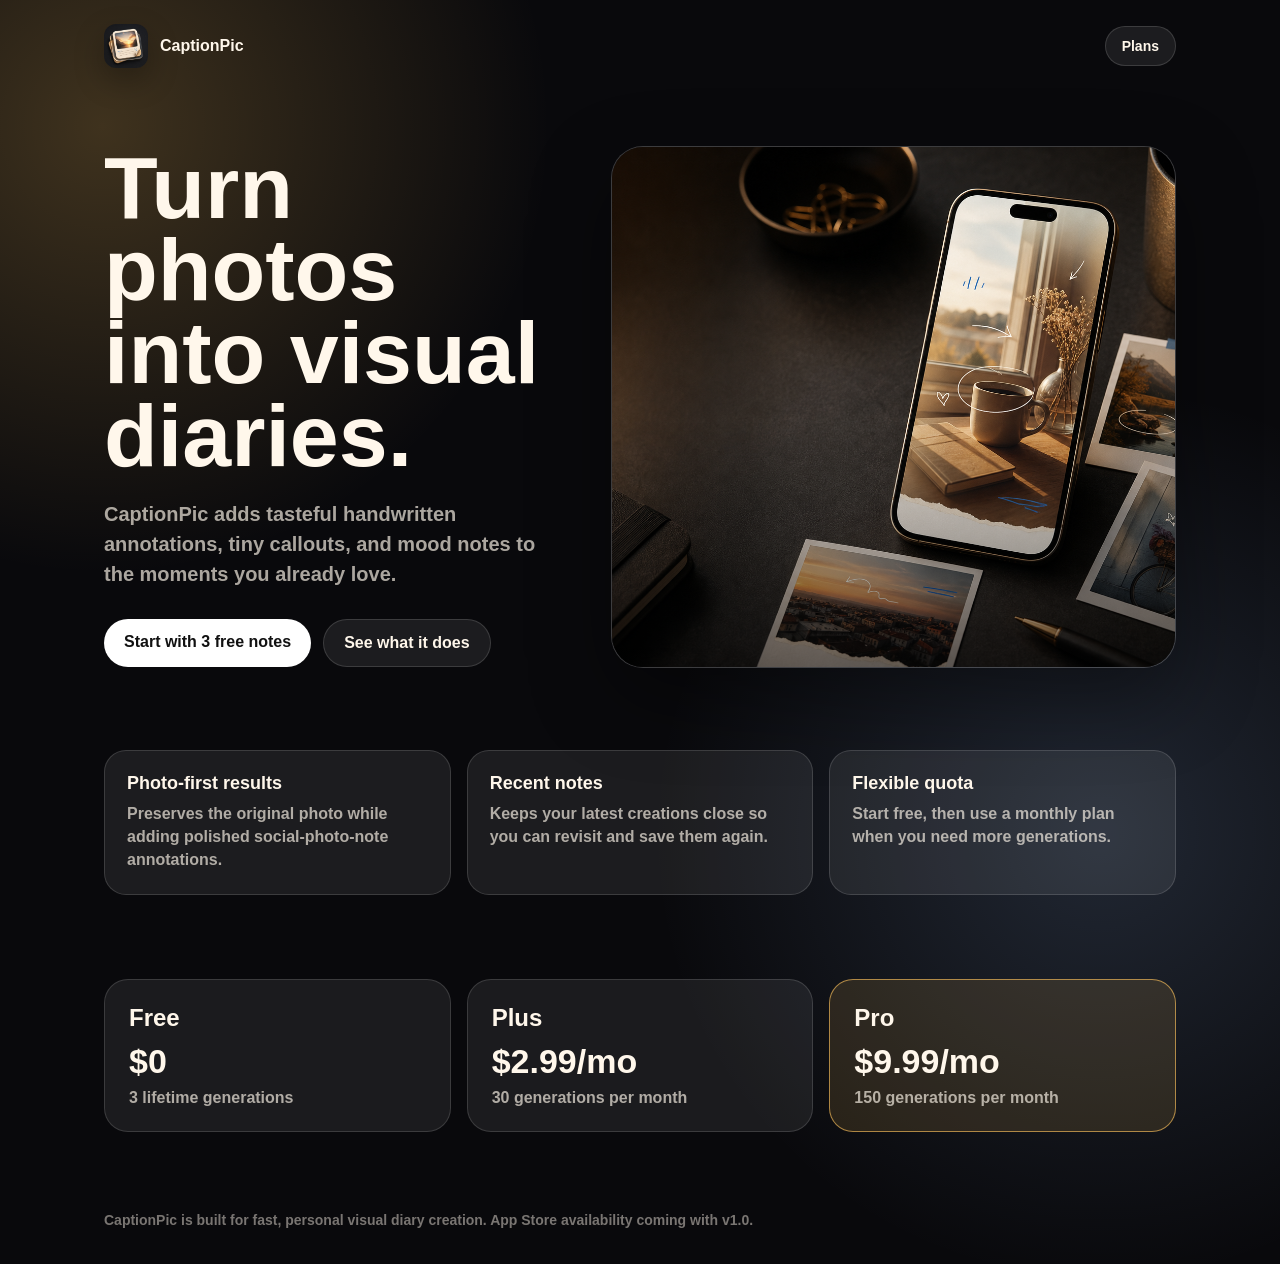
<file: CaptionPic/index.html>
<!doctype html>
<html lang="en">
<head>
  <meta charset="utf-8">
  <meta name="viewport" content="width=device-width, initial-scale=1">
  <title>CaptionPic - Turn photos into visual diaries</title>
  <meta name="description" content="CaptionPic turns ordinary photos into beautiful annotated visual diary images with tasteful handwritten-style notes.">
  <style>
    :root {
      color-scheme: dark;
      --bg: #09090c;
      --panel: rgba(255, 255, 255, 0.08);
      --line: rgba(255, 255, 255, 0.14);
      --text: #fff7eb;
      --muted: rgba(255, 247, 235, 0.66);
      --gold: #ffc45d;
      --blue: #9ec5ff;
    }

    * { box-sizing: border-box; }

    body {
      margin: 0;
      font-family: ui-rounded, "SF Pro Rounded", "Inter", -apple-system, BlinkMacSystemFont, "Segoe UI", sans-serif;
      background:
        radial-gradient(circle at 8% 10%, rgba(255, 196, 93, 0.22), transparent 28rem),
        radial-gradient(circle at 86% 66%, rgba(158, 197, 255, 0.16), transparent 28rem),
        var(--bg);
      color: var(--text);
    }

    a { color: inherit; text-decoration: none; }

    .nav {
      display: flex;
      align-items: center;
      justify-content: space-between;
      max-width: 1120px;
      margin: 0 auto;
      padding: 24px;
    }

    .brand {
      display: flex;
      gap: 12px;
      align-items: center;
      font-weight: 800;
      letter-spacing: 0;
    }

    .brand img {
      width: 44px;
      height: 44px;
      border-radius: 12px;
      box-shadow: 0 12px 30px rgba(0, 0, 0, 0.28);
    }

    .pill {
      padding: 11px 16px;
      border: 1px solid var(--line);
      background: rgba(255, 255, 255, 0.08);
      border-radius: 999px;
      font-size: 14px;
      font-weight: 700;
    }

    .hero {
      max-width: 1120px;
      margin: 0 auto;
      padding: 54px 24px 82px;
      display: grid;
      grid-template-columns: minmax(0, 0.9fr) minmax(320px, 1.1fr);
      align-items: center;
      gap: 44px;
    }

    h1 {
      margin: 0;
      font-size: clamp(48px, 8vw, 88px);
      line-height: 0.94;
      letter-spacing: 0;
    }

    .lead {
      margin: 22px 0 0;
      max-width: 560px;
      color: var(--muted);
      font-size: 20px;
      line-height: 1.5;
      font-weight: 600;
    }

    .cta-row {
      display: flex;
      flex-wrap: wrap;
      gap: 12px;
      margin-top: 30px;
    }

    .primary {
      color: #111;
      background: #fff;
      border-radius: 999px;
      padding: 14px 20px;
      font-weight: 850;
    }

    .secondary {
      color: var(--text);
      border: 1px solid var(--line);
      background: rgba(255, 255, 255, 0.08);
      border-radius: 999px;
      padding: 14px 20px;
      font-weight: 800;
    }

    .hero-card {
      position: relative;
      min-height: 520px;
      border-radius: 32px;
      overflow: hidden;
      border: 1px solid var(--line);
      background: var(--panel);
      box-shadow: 0 30px 80px rgba(0, 0, 0, 0.38);
    }

    .hero-card img {
      width: 100%;
      height: 100%;
      min-height: 520px;
      object-fit: cover;
      display: block;
    }

    .hero-card::after {
      content: "";
      position: absolute;
      inset: 0;
      background: linear-gradient(180deg, transparent 52%, rgba(0, 0, 0, 0.54));
      pointer-events: none;
    }

    .features {
      max-width: 1120px;
      margin: 0 auto;
      padding: 0 24px 84px;
      display: grid;
      grid-template-columns: repeat(3, 1fr);
      gap: 16px;
    }

    .feature {
      padding: 22px;
      border: 1px solid var(--line);
      border-radius: 22px;
      background: var(--panel);
    }

    .feature strong {
      display: block;
      font-size: 18px;
      margin-bottom: 8px;
    }

    .feature span {
      color: var(--muted);
      font-weight: 600;
      line-height: 1.45;
    }

    .pricing {
      max-width: 1120px;
      margin: 0 auto 80px;
      padding: 0 24px;
      display: grid;
      grid-template-columns: repeat(3, 1fr);
      gap: 16px;
    }

    .plan {
      border: 1px solid var(--line);
      border-radius: 24px;
      padding: 24px;
      background: rgba(255, 255, 255, 0.075);
    }

    .plan.pro {
      border-color: rgba(255, 196, 93, 0.62);
      background: rgba(255, 196, 93, 0.12);
    }

    .plan h2 {
      margin: 0;
      font-size: 24px;
    }

    .price {
      margin-top: 10px;
      font-size: 34px;
      font-weight: 900;
    }

    .quota {
      color: var(--muted);
      font-weight: 700;
      margin-top: 8px;
    }

    footer {
      max-width: 1120px;
      margin: 0 auto;
      padding: 0 24px 36px;
      color: rgba(255, 247, 235, 0.46);
      font-size: 14px;
      font-weight: 650;
    }

    @media (max-width: 820px) {
      .hero { grid-template-columns: 1fr; padding-top: 34px; }
      .hero-card, .hero-card img { min-height: 390px; }
      .features, .pricing { grid-template-columns: 1fr; }
    }
  </style>
</head>
<body>
  <nav class="nav">
    <a class="brand" href="#">
      <img src="assets/photo-notes-app-icon-master.png" alt="CaptionPic app icon">
      <span>CaptionPic</span>
    </a>
    <a class="pill" href="#pricing">Plans</a>
  </nav>

  <main class="hero">
    <section>
      <h1>Turn photos into visual diaries.</h1>
      <p class="lead">CaptionPic adds tasteful handwritten annotations, tiny callouts, and mood notes to the moments you already love.</p>
      <div class="cta-row">
        <a class="primary" href="#pricing">Start with 3 free notes</a>
        <a class="secondary" href="#features">See what it does</a>
      </div>
    </section>
    <section class="hero-card" aria-label="CaptionPic preview">
      <img src="assets/photo-notes-hero.png" alt="CaptionPic app preview on a phone">
    </section>
  </main>

  <section id="features" class="features">
    <div class="feature"><strong>Photo-first results</strong><span>Preserves the original photo while adding polished social-photo-note annotations.</span></div>
    <div class="feature"><strong>Recent notes</strong><span>Keeps your latest creations close so you can revisit and save them again.</span></div>
    <div class="feature"><strong>Flexible quota</strong><span>Start free, then use a monthly plan when you need more generations.</span></div>
  </section>

  <section id="pricing" class="pricing">
    <div class="plan">
      <h2>Free</h2>
      <div class="price">$0</div>
      <div class="quota">3 lifetime generations</div>
    </div>
    <div class="plan">
      <h2>Plus</h2>
      <div class="price">$2.99/mo</div>
      <div class="quota">30 generations per month</div>
    </div>
    <div class="plan pro">
      <h2>Pro</h2>
      <div class="price">$9.99/mo</div>
      <div class="quota">150 generations per month</div>
    </div>
  </section>

  <footer>CaptionPic is built for fast, personal visual diary creation. App Store availability coming with v1.0.</footer>
</body>
</html>
</file>
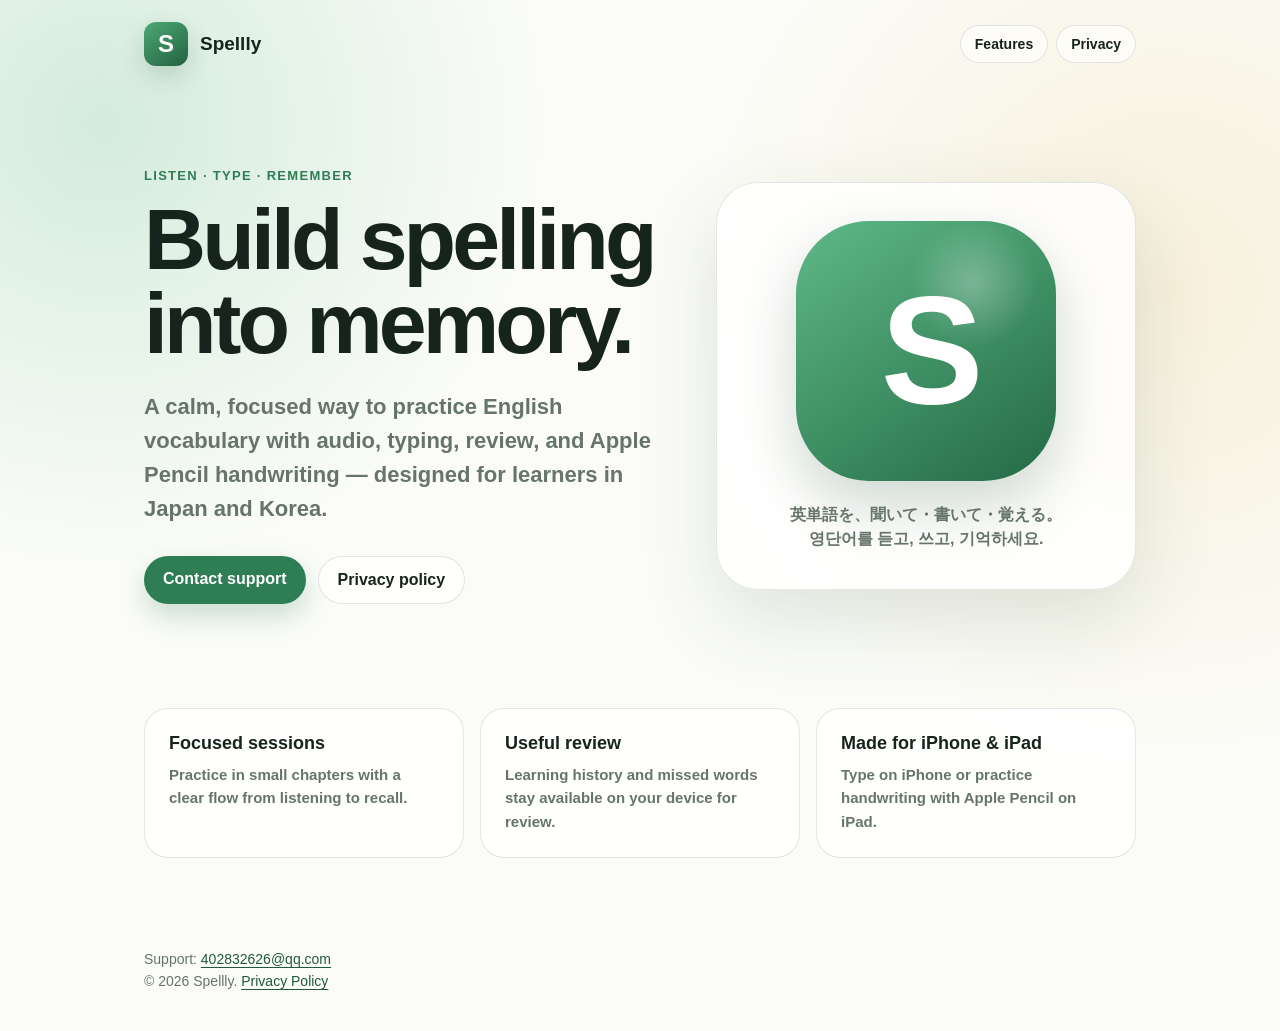
<file: Spellly/index.html>
<!doctype html>
<html lang="en">
<head>
  <meta charset="utf-8">
  <meta name="viewport" content="width=device-width, initial-scale=1">
  <title>Spellly — English spelling practice</title>
  <meta name="description" content="Spellly is a focused English spelling practice app for Japanese and Korean learners.">
  <link rel="stylesheet" href="styles.css">
</head>
<body>
  <nav class="nav">
    <a class="brand" href="index.html">
      <span class="brand-mark" aria-hidden="true">S</span>
      <span>Spellly</span>
    </a>
    <div class="nav-links">
      <a href="#features">Features</a>
      <a href="privacy.html">Privacy</a>
    </div>
  </nav>

  <main class="hero">
    <section>
      <div class="eyebrow">Listen · Type · Remember</div>
      <h1>Build spelling into memory.</h1>
      <p class="lead">A calm, focused way to practice English vocabulary with audio, typing, review, and Apple Pencil handwriting — designed for learners in Japan and Korea.</p>
      <div class="actions">
        <a class="button primary" href="mailto:402832626@qq.com?subject=Spellly%20Support">Contact support</a>
        <a class="button secondary" href="privacy.html">Privacy policy</a>
      </div>
    </section>

    <section class="app-card" aria-label="Spellly app">
      <div class="app-icon" aria-label="Spellly app icon">S</div>
      <p>英単語を、聞いて・書いて・覚える。<br>영단어를 듣고, 쓰고, 기억하세요.</p>
    </section>
  </main>

  <section class="features" id="features">
    <div class="feature">
      <strong>Focused sessions</strong>
      <span>Practice in small chapters with a clear flow from listening to recall.</span>
    </div>
    <div class="feature">
      <strong>Useful review</strong>
      <span>Learning history and missed words stay available on your device for review.</span>
    </div>
    <div class="feature">
      <strong>Made for iPhone &amp; iPad</strong>
      <span>Type on iPhone or practice handwriting with Apple Pencil on iPad.</span>
    </div>
  </section>

  <footer>
    <div>Support: <a href="mailto:402832626@qq.com">402832626@qq.com</a></div>
    <div>© 2026 Spellly. <a href="privacy.html">Privacy Policy</a></div>
  </footer>
</body>
</html>
</file>
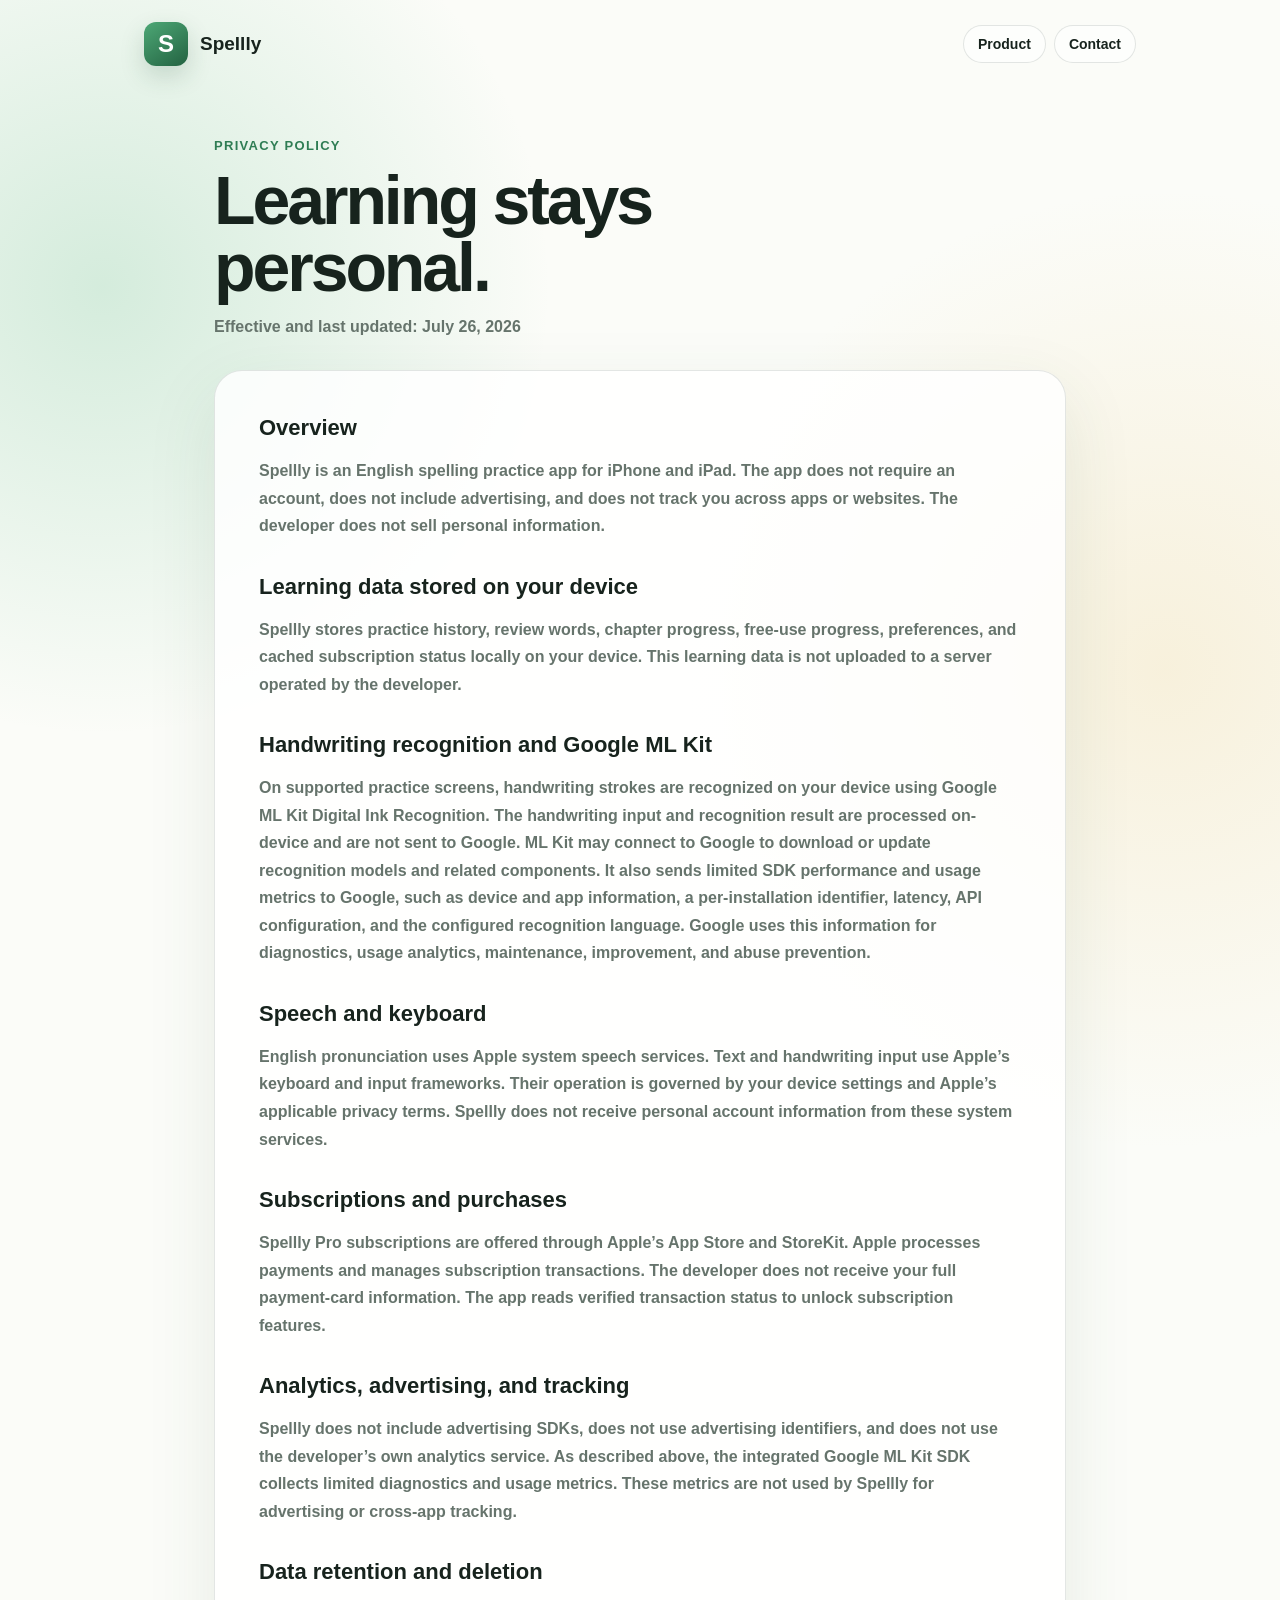
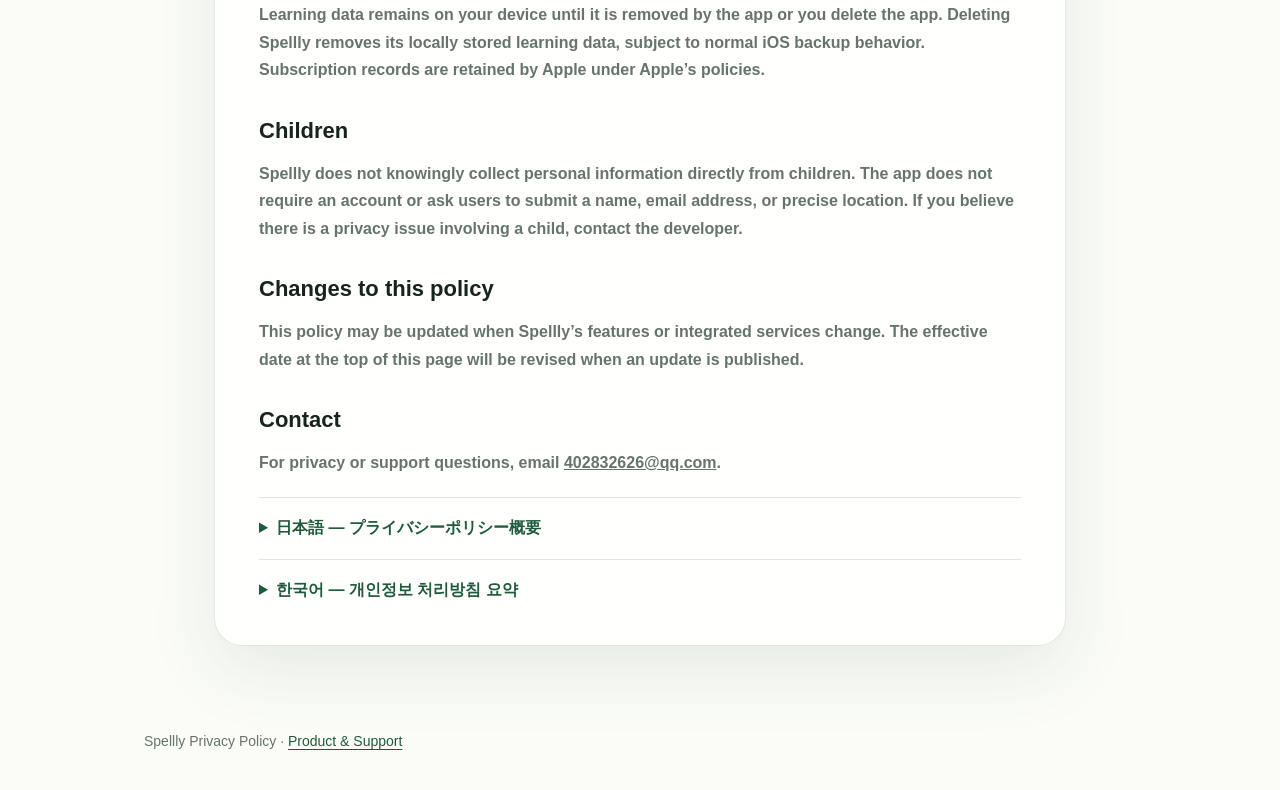
<file: Spellly/privacy.html>
<!doctype html>
<html lang="en">
<head>
  <meta charset="utf-8">
  <meta name="viewport" content="width=device-width, initial-scale=1">
  <title>Spellly Privacy Policy</title>
  <meta name="description" content="Privacy Policy for Spellly, an English spelling practice app for iPhone and iPad.">
  <link rel="stylesheet" href="styles.css">
</head>
<body>
  <nav class="nav">
    <a class="brand" href="index.html">
      <span class="brand-mark" aria-hidden="true">S</span>
      <span>Spellly</span>
    </a>
    <div class="nav-links">
      <a href="index.html">Product</a>
      <a href="mailto:402832626@qq.com?subject=Spellly%20Privacy">Contact</a>
    </div>
  </nav>

  <main class="document">
    <div class="eyebrow">Privacy Policy</div>
    <h1>Learning stays personal.</h1>
    <p class="updated">Effective and last updated: July 26, 2026</p>

    <section class="policy">
      <h2>Overview</h2>
      <p>Spellly is an English spelling practice app for iPhone and iPad. The app does not require an account, does not include advertising, and does not track you across apps or websites. The developer does not sell personal information.</p>

      <h2>Learning data stored on your device</h2>
      <p>Spellly stores practice history, review words, chapter progress, free-use progress, preferences, and cached subscription status locally on your device. This learning data is not uploaded to a server operated by the developer.</p>

      <h2>Handwriting recognition and Google ML Kit</h2>
      <p>On supported practice screens, handwriting strokes are recognized on your device using Google ML Kit Digital Ink Recognition. The handwriting input and recognition result are processed on-device and are not sent to Google. ML Kit may connect to Google to download or update recognition models and related components. It also sends limited SDK performance and usage metrics to Google, such as device and app information, a per-installation identifier, latency, API configuration, and the configured recognition language. Google uses this information for diagnostics, usage analytics, maintenance, improvement, and abuse prevention.</p>

      <h2>Speech and keyboard</h2>
      <p>English pronunciation uses Apple system speech services. Text and handwriting input use Apple’s keyboard and input frameworks. Their operation is governed by your device settings and Apple’s applicable privacy terms. Spellly does not receive personal account information from these system services.</p>

      <h2>Subscriptions and purchases</h2>
      <p>Spellly Pro subscriptions are offered through Apple’s App Store and StoreKit. Apple processes payments and manages subscription transactions. The developer does not receive your full payment-card information. The app reads verified transaction status to unlock subscription features.</p>

      <h2>Analytics, advertising, and tracking</h2>
      <p>Spellly does not include advertising SDKs, does not use advertising identifiers, and does not use the developer’s own analytics service. As described above, the integrated Google ML Kit SDK collects limited diagnostics and usage metrics. These metrics are not used by Spellly for advertising or cross-app tracking.</p>

      <h2>Data retention and deletion</h2>
      <p>Learning data remains on your device until it is removed by the app or you delete the app. Deleting Spellly removes its locally stored learning data, subject to normal iOS backup behavior. Subscription records are retained by Apple under Apple’s policies.</p>

      <h2>Children</h2>
      <p>Spellly does not knowingly collect personal information directly from children. The app does not require an account or ask users to submit a name, email address, or precise location. If you believe there is a privacy issue involving a child, contact the developer.</p>

      <h2>Changes to this policy</h2>
      <p>This policy may be updated when Spellly’s features or integrated services change. The effective date at the top of this page will be revised when an update is published.</p>

      <h2>Contact</h2>
      <p>For privacy or support questions, email <a href="mailto:402832626@qq.com">402832626@qq.com</a>.</p>

      <details class="language">
        <summary>日本語 — プライバシーポリシー概要</summary>
        <p>Spelllyはアカウントを必要とせず、広告やApp・Webサイトをまたぐトラッキングを行いません。学習履歴、復習単語、章の進捗、設定などは端末内に保存され、開発者のサーバーには送信されません。</p>
        <p>手書き入力はGoogle ML Kit Digital Ink Recognitionを使用して端末上で認識されます。手書きデータと認識結果はGoogleへ送信されません。ML Kitは認識モデルのダウンロードや更新のためにGoogleへ接続し、診断・利用状況分析のため、端末・App情報、インストール単位の識別子、処理時間、API設定、認識言語などの限定的な指標をGoogleへ送信する場合があります。</p>
        <p>サブスクリプションの購入と管理はAppleのApp StoreおよびStoreKitを通じて行われます。削除をご希望の場合はAppを削除してください。お問い合わせ先：<a href="mailto:402832626@qq.com">402832626@qq.com</a></p>
      </details>

      <details class="language">
        <summary>한국어 — 개인정보 처리방침 요약</summary>
        <p>Spellly는 계정이 필요하지 않으며 광고 또는 앱과 웹사이트 간 추적을 하지 않습니다. 학습 기록, 복습 단어, 챕터 진도, 설정 등은 기기에 저장되며 개발자 서버로 전송되지 않습니다.</p>
        <p>필기 입력은 Google ML Kit Digital Ink Recognition을 사용하여 기기에서 인식됩니다. 필기 데이터와 인식 결과는 Google로 전송되지 않습니다. ML Kit은 인식 모델 다운로드 및 업데이트를 위해 Google에 연결하며, 진단과 사용 분석을 위해 기기·앱 정보, 설치 단위 식별자, 처리 시간, API 구성, 인식 언어 등 제한적인 지표를 Google에 전송할 수 있습니다.</p>
        <p>구독 구매 및 관리는 Apple App Store와 StoreKit을 통해 처리됩니다. 로컬 학습 데이터를 삭제하려면 앱을 삭제하세요. 문의: <a href="mailto:402832626@qq.com">402832626@qq.com</a></p>
      </details>
    </section>
  </main>

  <footer>
    Spellly Privacy Policy · <a href="index.html">Product &amp; Support</a>
  </footer>
</body>
</html>
</file>
<file: Spellly/styles.css>
:root {
  color-scheme: light;
  --ink: #17231d;
  --muted: #66746c;
  --paper: #fbfcf8;
  --panel: rgba(255, 255, 255, 0.82);
  --line: rgba(28, 55, 41, 0.12);
  --green: #2f7d54;
  --green-dark: #205a3b;
  --mint: #dff2e7;
  --cream: #f5eddb;
}

* { box-sizing: border-box; }

html { scroll-behavior: smooth; }

body {
  margin: 0;
  font-family: -apple-system, BlinkMacSystemFont, "SF Pro Display", "Hiragino Sans",
    "Yu Gothic", "Apple SD Gothic Neo", "Noto Sans KR", "Segoe UI", sans-serif;
  color: var(--ink);
  background:
    radial-gradient(circle at 8% 12%, rgba(112, 194, 148, 0.28), transparent 28rem),
    radial-gradient(circle at 91% 28%, rgba(238, 211, 147, 0.28), transparent 30rem),
    var(--paper);
}

a { color: inherit; }

.nav {
  max-width: 1040px;
  margin: 0 auto;
  padding: 22px 24px;
  display: flex;
  justify-content: space-between;
  align-items: center;
  gap: 18px;
}

.brand {
  display: flex;
  align-items: center;
  gap: 12px;
  color: inherit;
  text-decoration: none;
  font-size: 19px;
  font-weight: 800;
}

.brand-mark {
  display: grid;
  place-items: center;
  width: 44px;
  height: 44px;
  border-radius: 12px;
  color: white;
  background: linear-gradient(145deg, #4da876, #236241);
  font-size: 24px;
  font-weight: 900;
  box-shadow: 0 10px 24px rgba(34, 82, 56, 0.18);
}

.nav-links {
  display: flex;
  align-items: center;
  gap: 8px;
}

.nav-links a {
  padding: 10px 14px;
  border: 1px solid var(--line);
  border-radius: 999px;
  background: rgba(255, 255, 255, 0.58);
  text-decoration: none;
  font-size: 14px;
  font-weight: 700;
}

.hero {
  max-width: 1040px;
  margin: 0 auto;
  min-height: 620px;
  padding: 72px 24px 96px;
  display: grid;
  grid-template-columns: minmax(0, 1fr) minmax(300px, 0.82fr);
  align-items: center;
  gap: 60px;
}

.eyebrow {
  color: var(--green);
  font-size: 13px;
  font-weight: 850;
  letter-spacing: 0.1em;
  text-transform: uppercase;
}

h1 {
  margin: 14px 0 0;
  max-width: 680px;
  font-size: clamp(48px, 8vw, 86px);
  line-height: 0.98;
  letter-spacing: -0.045em;
}

.lead {
  margin: 24px 0 0;
  max-width: 630px;
  color: var(--muted);
  font-size: clamp(18px, 2.2vw, 22px);
  line-height: 1.55;
  font-weight: 600;
}

.actions {
  display: flex;
  flex-wrap: wrap;
  gap: 12px;
  margin-top: 30px;
}

.button {
  padding: 14px 19px;
  border-radius: 999px;
  text-decoration: none;
  font-weight: 800;
}

.button.primary {
  color: white;
  background: var(--green);
  box-shadow: 0 12px 28px rgba(47, 125, 84, 0.24);
}

.button.secondary {
  border: 1px solid var(--line);
  background: rgba(255, 255, 255, 0.72);
}

.app-card {
  padding: 38px;
  border: 1px solid var(--line);
  border-radius: 42px;
  background: var(--panel);
  box-shadow: 0 30px 80px rgba(47, 85, 63, 0.14);
  text-align: center;
}

.app-icon {
  display: grid;
  place-items: center;
  width: min(100%, 260px);
  aspect-ratio: 1;
  margin: 0 auto;
  border-radius: 28%;
  color: white;
  background:
    radial-gradient(circle at 68% 24%, rgba(255,255,255,.28), transparent 24%),
    linear-gradient(145deg, #5eb987, #246a46);
  font-size: clamp(96px, 16vw, 154px);
  font-weight: 900;
  letter-spacing: -0.08em;
  box-shadow: 0 24px 55px rgba(26, 71, 46, 0.2);
}

.app-card p {
  margin: 22px 0 0;
  color: var(--muted);
  line-height: 1.5;
  font-weight: 700;
}

.features {
  max-width: 1040px;
  margin: 0 auto;
  padding: 0 24px 90px;
  display: grid;
  grid-template-columns: repeat(3, 1fr);
  gap: 16px;
}

.feature {
  padding: 24px;
  border: 1px solid var(--line);
  border-radius: 24px;
  background: var(--panel);
}

.feature strong {
  display: block;
  font-size: 18px;
  margin-bottom: 9px;
}

.feature span {
  color: var(--muted);
  font-size: 15px;
  line-height: 1.55;
  font-weight: 600;
}

.document {
  max-width: 900px;
  margin: 0 auto;
  padding: 50px 24px 84px;
}

.document h1 {
  font-size: clamp(42px, 7vw, 68px);
}

.updated {
  margin: 18px 0 0;
  color: var(--muted);
  font-weight: 650;
}

.policy {
  margin-top: 34px;
  padding: clamp(24px, 5vw, 44px);
  border: 1px solid var(--line);
  border-radius: 28px;
  background: var(--panel);
  box-shadow: 0 24px 70px rgba(47, 85, 63, 0.1);
}

.policy h2 {
  margin: 34px 0 10px;
  font-size: 22px;
}

.policy h2:first-child { margin-top: 0; }

.policy p,
.policy li {
  color: var(--muted);
  font-size: 16px;
  line-height: 1.72;
  font-weight: 560;
}

.policy ul {
  margin: 10px 0 0;
  padding-left: 22px;
}

.policy strong { color: var(--ink); }

.language {
  margin-top: 20px;
  padding-top: 20px;
  border-top: 1px solid var(--line);
}

.language summary {
  cursor: pointer;
  color: var(--green-dark);
  font-weight: 800;
}

footer {
  max-width: 1040px;
  margin: 0 auto;
  padding: 0 24px 38px;
  color: var(--muted);
  font-size: 14px;
  line-height: 1.6;
}

footer a {
  color: var(--green-dark);
  text-underline-offset: 3px;
}

@media (max-width: 760px) {
  .nav { padding: 18px; }
  .nav-links a:first-child { display: none; }
  .hero {
    min-height: 0;
    padding: 46px 18px 70px;
    grid-template-columns: 1fr;
    gap: 40px;
  }
  .app-card { padding: 28px; border-radius: 32px; }
  .features { padding: 0 18px 70px; grid-template-columns: 1fr; }
  .document { padding: 40px 18px 68px; }
  .policy { border-radius: 22px; }
}
</file>
